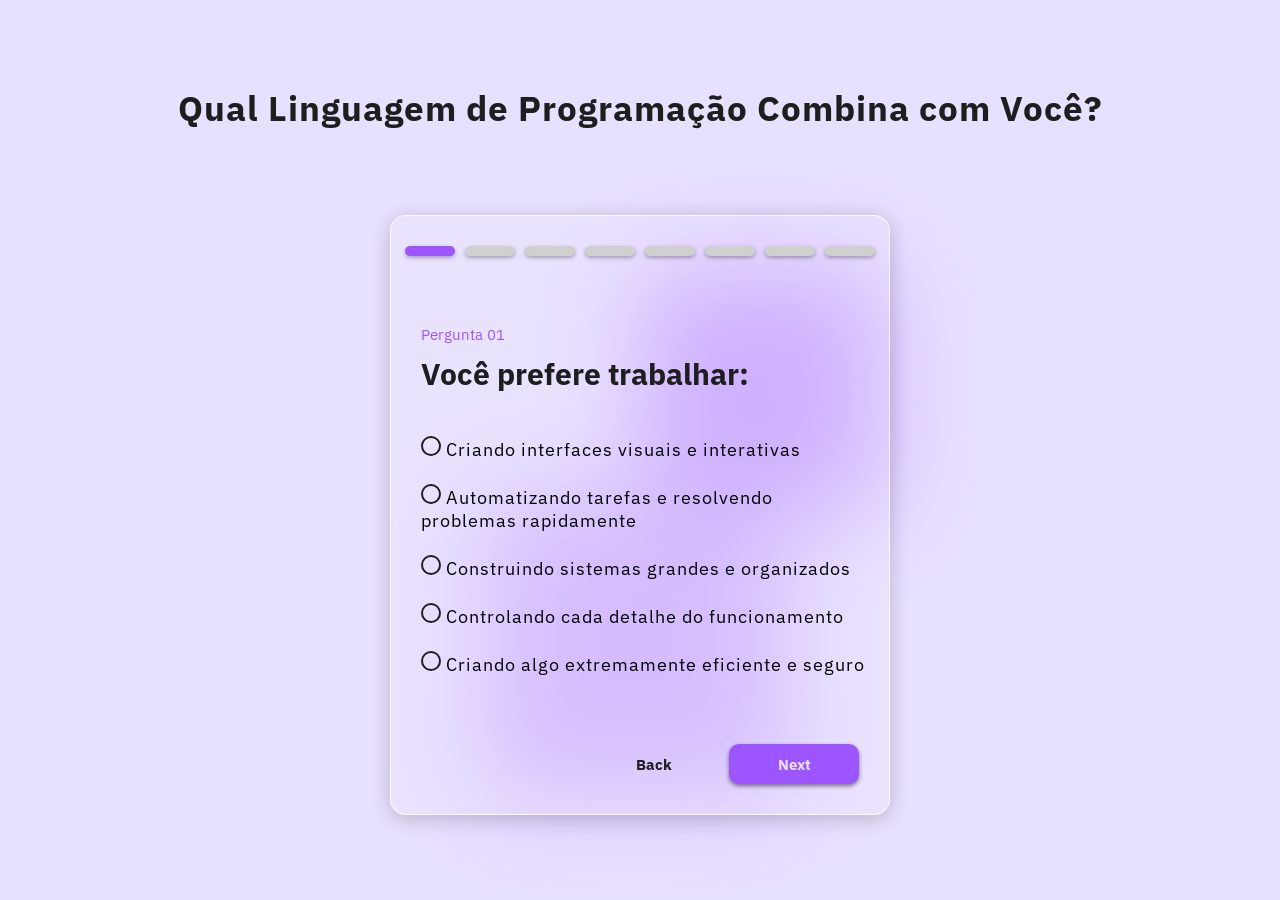
<file: index.html>
<!DOCTYPE html>
<html lang="pt-br">

<head>
    <meta charset="UTF-8">
    <meta name="viewport" content="width=device-width, initial-scale=1.0">
    <link rel="stylesheet" href="style.css">
    <title>Quiz de programação</title>
</head>

<body>
    <main class="Questions">
        <h1>Qual Linguagem de Programação Combina com Você?</h1>
        <section class="containerQuestions">
            <section class="barProgress">
                <div class="progress active"></div>
                <div class="progress"></div>
                <div class="progress"></div>
                <div class="progress"></div>
                <div class="progress"></div>
                <div class="progress"></div>
                <div class="progress"></div>
                <div class="progress"></div>
            </section>
            <section class="change">
            </section>
            <section class="buttons">
                <button id="back">Back</button>
                <button id="next">Next</button>
            </section>
        </section>
        <div class="blob1"></div>
        <div class="blob2"></div>
    </main>
    <script src="script.js"></script>
</body>

</html>
</file>
<file: style.css>
@import url('https://fonts.googleapis.com/css2?family=IBM+Plex+Sans:ital,wght@0,100..700;1,100..700&display=swap');

* {
    padding: 0;
    margin: 0;
    box-sizing: border-box;
    font-family: "IBM Plex Sans", sans-serif;
}

.Questions {
    display: flex;
    align-items: center;
    justify-content: space-evenly;
    flex-direction: column;
    height: 100vh;
    background-color: #E8E0FF;
}

h1 {
    color: #1E1E1E;
    letter-spacing: 1px;
    font-size: 35px;
}

.containerQuestions {
    display: flex;
    align-items: center;
    justify-content: space-between;
    padding: 30px;
    flex-direction: column;
    width: 500px;
    height: 600px;
    background: rgba(255, 255, 255, 0.1);
    border-radius: 16px;
    box-shadow: 0 4px 20px rgba(0, 0, 0, 0.2);
    backdrop-filter: blur(4.9px);
    -webkit-backdrop-filter: blur(4.9px);
    border: 1px solid rgba(255, 255, 255, 0.8);
    z-index: 2;
    gap: 20px;
    overflow: hidden;
}

.blob1 {
    position: absolute;
    left: 50%;
    top: 30%;
    width: 240px;
    background: #9C55FF;
    aspect-ratio: 1;
    filter: blur(50px);
    opacity: 0.4;
    clip-path:
        shape(from 86.01% 61.44%,
            curve to 85.69% 73.93% with 87.09% 67.45%,
            curve to 79.81% 85.42% with 84.28% 80.40%,
            curve to 67.77% 88.36% with 75.34% 90.43%,
            curve to 54.87% 89.01% with 60.21% 81.29%,
            curve to 43.09% 92.65% with 49.52% 91.72%,
            curve to 29.77% 92.37% with 36.66% 93.59%,
            curve to 22.12% 82.70% with 22.88% 91.16%,
            curve to 13.04% 72.15% with 21.36% 74.25%,
            curve to 5.67% 62.90% with 4.71% 70.06%,
            curve to 10.50% 50.10% with 6.63% 55.73%,
            curve to 14.66% 38.98% with 14.38% 44.46%,
            curve to 17.32% 28.32% with 14.94% 33.50%,
            curve to 23.09% 17.80% with 19.70% 23.13%,
            curve to 32.23% 9.87% with 26.49% 12.48%,
            curve to 44.21% 9.02% with 37.98% 7.26%,
            curve to 56.44% 10.07% with 50.45% 10.78%,
            curve to 69.41% 9.65% with 62.44% 9.36%,
            curve to 80.53% 15.29% with 76.39% 9.95%,
            curve to 85.86% 27.12% with 84.68% 20.64%,
            curve to 87.19% 39.33% with 87.03% 33.60%,
            curve to 86.14% 50.25% with 87.35% 45.07%,
            curve to 86.01% 61.44% with 84.93% 55.43%);
}

.blob2 {
    width: 300px;
    background: #9C55FF;
    filter: blur(50px);
    opacity: 0.3;
    position: absolute;
    left: 38%;
    top: 55%;
    aspect-ratio: 1;
    clip-path: shape(from 87.07% 45.09%, curve to 92.26% 56.44% with 90.69% 50.00%, curve to 91.96% 69.31% with 93.83% 62.87%, curve to 82.25% 76.97% with 90.08% 75.76%, curve to 70.82% 82.94% with 74.42% 78.18%, curve to 61.84% 91.34% with 67.22% 87.70%, curve to 49.73% 96.87% with 56.47% 94.97%, curve to 38.79% 91.26% with 42.99% 98.76%, curve to 26.08% 85.59% with 34.58% 83.76%, curve to 15.47% 80.48% with 17.57% 87.42%, curve to 14.62% 66.78% with 13.38% 73.54%, curve to 13.74% 55.01% with 15.85% 60.03%, curve to 11.54% 44.34% with 11.62% 50.00%, curve to 12.18% 32.42% with 11.45% 38.68%, curve to 16.98% 21.37% with 12.91% 26.16%, curve to 27.45% 15.61% with 21.05% 16.58%, curve to 38.92% 11.41% with 33.85% 14.65%, curve to 50.40% 5.39% with 43.99% 8.18%, curve to 62.81% 5.70% with 56.82% 2.59%, curve to 72.57% 14.22% with 68.81% 8.81%, curve to 78.83% 24.74% with 76.32% 19.63%, curve to 82.39% 35.02% with 81.34% 29.86%, curve to 87.07% 45.09% with 83.44% 40.18%);
}

.barProgress {
    display: flex;
    align-items: center;
    justify-content: center;
    gap: 10px;
}

.barProgress .progress {
    width: 50px;
    height: 10px;
    background-color: #D0D0D0;
    box-shadow: 0 2px 4px rgba(0, 0, 0, 0.3);
    border-radius: 50px;
    transition: background-color 0.3s ease, transform 0.2s ease;
}

.progress.active {
    background-color: #9C55FF;
}

.change {
    display: flex;
    align-items: flex-start;
    justify-content: center;
    flex-direction: column;
    gap: 40px;
    width: 600px;
    min-height: 320px;
    margin: 0 auto;
}

.title {
    display: flex;
    flex-direction: column;
    gap: 10px;
    width: 100%;
}

.title p {
    color: #9C55FF;
    font-weight: 400;
    font-size: 15px;
}

.title h2 {
    font-size: 30px;
    color: #1E1E1E;
}

.containerInputs {
    display: flex;
    flex-direction: column;
    gap: 20px;
    width: 100%;
}

.twin {
    display: flex;
    align-items: flex-start;
    gap: 20px;
    width: 100%;
}

.twin input[type="radio"] {
    appearance: none;
    -webkit-appearance: none;
    width: 20px;
    height: 20px;
    border: 2px solid #1E1E1E;
    border-radius: 50%;
    cursor: pointer;
    flex-shrink: 0;
    margin-top: 3px;
}

.twin input[type="radio"]:checked {
    background-color: #1E1E1E;
}

.twin label {
    font-size: 18px;
    font-weight: 400;
    letter-spacing: 1px;
}

.buttons {
    display: flex;
    align-items: end;
    justify-content: end;
    gap: 10px;
    width: 100%;
}

#back {
    background-color: transparent;
    color: #1E1E1E;
    border: none;
    font-weight: 700;
    font-size: 15px;
    width: 130px;
    height: 40px;
    transition: 0.5s ease;
    border-radius: 10px;
}

#back:hover {
    background-color: #1E1E1E;
    color: #E8E0FF;
}

#next {
    color: #E8E0FF;
    background-color: #9C55FF;
    border-radius: 10px;
    width: 130px;
    height: 40px;
    border: none;
    box-shadow: 0 2px 4px rgba(0, 0, 0, 0.5);
    border: none;
    font-weight: 700;
    font-size: 15px;
    transition: 0.5s ease;
}

#next:hover {
    transform: translateY(-5px);
}

.sucess {
    background-image: linear-gradient(to bottom, #E50105, #7F0103);
    height: 100vh;
    display: flex;
    align-items: center;
    justify-content: center;
    flex-direction: column;
    gap: 70px;
    padding-top: 40px;
    color: #F4F4F4;
}

.containerSucess {
    display: flex;
    align-items: center;
    justify-content: space-between;
    padding: 30px;
    flex-direction: column;
    width: 500px;
    height: 600px;
    background: rgba(255, 255, 255, 0.1);
    border-radius: 16px;
    box-shadow: 0 4px 30px rgba(0, 0, 0, 0.1);
    backdrop-filter: blur(4.9px);
    -webkit-backdrop-filter: blur(4.9px);
    border: 1px solid rgba(255, 255, 255, 0.8);
    gap: 20px;
    overflow: hidden;
    perspective: 1000px;
}

.containerSucess:hover .gira {
    transform: rotateY(180deg);
}
.front {
    display: flex;
    align-items: center;
    justify-content: space-around;
    flex-direction: column;
    height: 100%;
    position: absolute;
    left: 23%;
    z-index: 2;
    overflow: hidden;
}

.containerSucess:hover .back {
    opacity: 1;
}

.containerSucess:hover .front {
    opacity: 0;
}

.gira {
    position: relative;
    transform-style: preserve-3d;
    transition: transform 0.8s ease;
    height: 100%;
    width: 100%;
    backface-visibility: hidden;
}

.sucess h2 {
    font-size: 40px;
}

.front hr {
    height: 2px;
    width: 100%;
    background-color: #F4F4F4;
    border-radius: 5px;
}

.front img {
    width: 220px;
    height: 220px;
}

.back {
    position: absolute;
    display: flex;
    align-items: center;
    justify-content: space-around;
    height: 100%;
    width: 100%;
    transform: rotateY(180deg);
    transition: 0.7s ease;
    flex-direction: column;
    opacity: 0;
}

.back img {
    width: 40px;
    height: 70px;
}
.actions{
    display: flex;
    align-items: center;
    justify-content: center;
    position: absolute;
    bottom: 20px;
    gap: 20px;
    width: 500px;
}
.actions button,
.back button {
    width: 80%;
    height: 40px;
    border-radius: 10px;
    border: none;
    background-color: #1E1E1E;
    color: #F4F4F4;
    font-size: 22px;
    cursor: pointer;
}

.sucess.python {
    background: linear-gradient(to bottom, #3776AB, #FFD43B);
}

.sucess.frontend  {
    background: linear-gradient(to bottom, #f7df1e, #d39101);
}
.sucess.frontend .front{
    left: 10%;
}
.sucess.python .front{
    left: 15%;
}
.sucess.c {
    background: linear-gradient(to bottom, #6b6b6b, #222);
}

.sucess.cpp {
    background: linear-gradient(to bottom, #00599C, #004482);
}


@media (max-width: 768px) {
    .blob1 {
        width: 150px;
    }

    .blob2 {
        width: 220px;
        left: 15%;
    }

    .containerQuestions {
        width: 80%;
    }

    h1 {
        font-size: 22px;
        text-align: center;
    }

    .barProgress .progress {
        width: 30px;
    }

    .title h2 {
        font-size: 23px;
        width: 300px;
    }

    .title p {
        font-size: 13px;
    }

    br {
        display: none;
    }

    .twin label {
        font-size: 15px;
        width: 300px;
    }

    .containerSucess {
        width: 60%;
    }
    .containerSucess .front img{
        width: 150px;
        height: 150px;
    }
    .gira .front{
        left: 5%;
        font-size: 14px;
    }
    .sucess.python .front{
        left: 0;
    }
    .back button{
        font-size: 15px;
    }

    .sucess h2 {
        font-size: 25px;
        text-align: center;
    }
}

@media (max-width: 375px) {
    .barProgress .progress {
        width: 25px;
    }

    .twin label {
        font-size: 14px;
        width: 280px;
    }
    .containerSucess {
        width: 60%;
    }
    .containerSucess .front img{
        width: 150px;
        height: 150px;
    }
    .gira .front{
        font-size: 14px;
        left: 0;
    }
    .back button{
        font-size: 15px;
    }

    .sucess h2 {
        font-size: 25px;
        text-align: center;
    }
}
</file>
